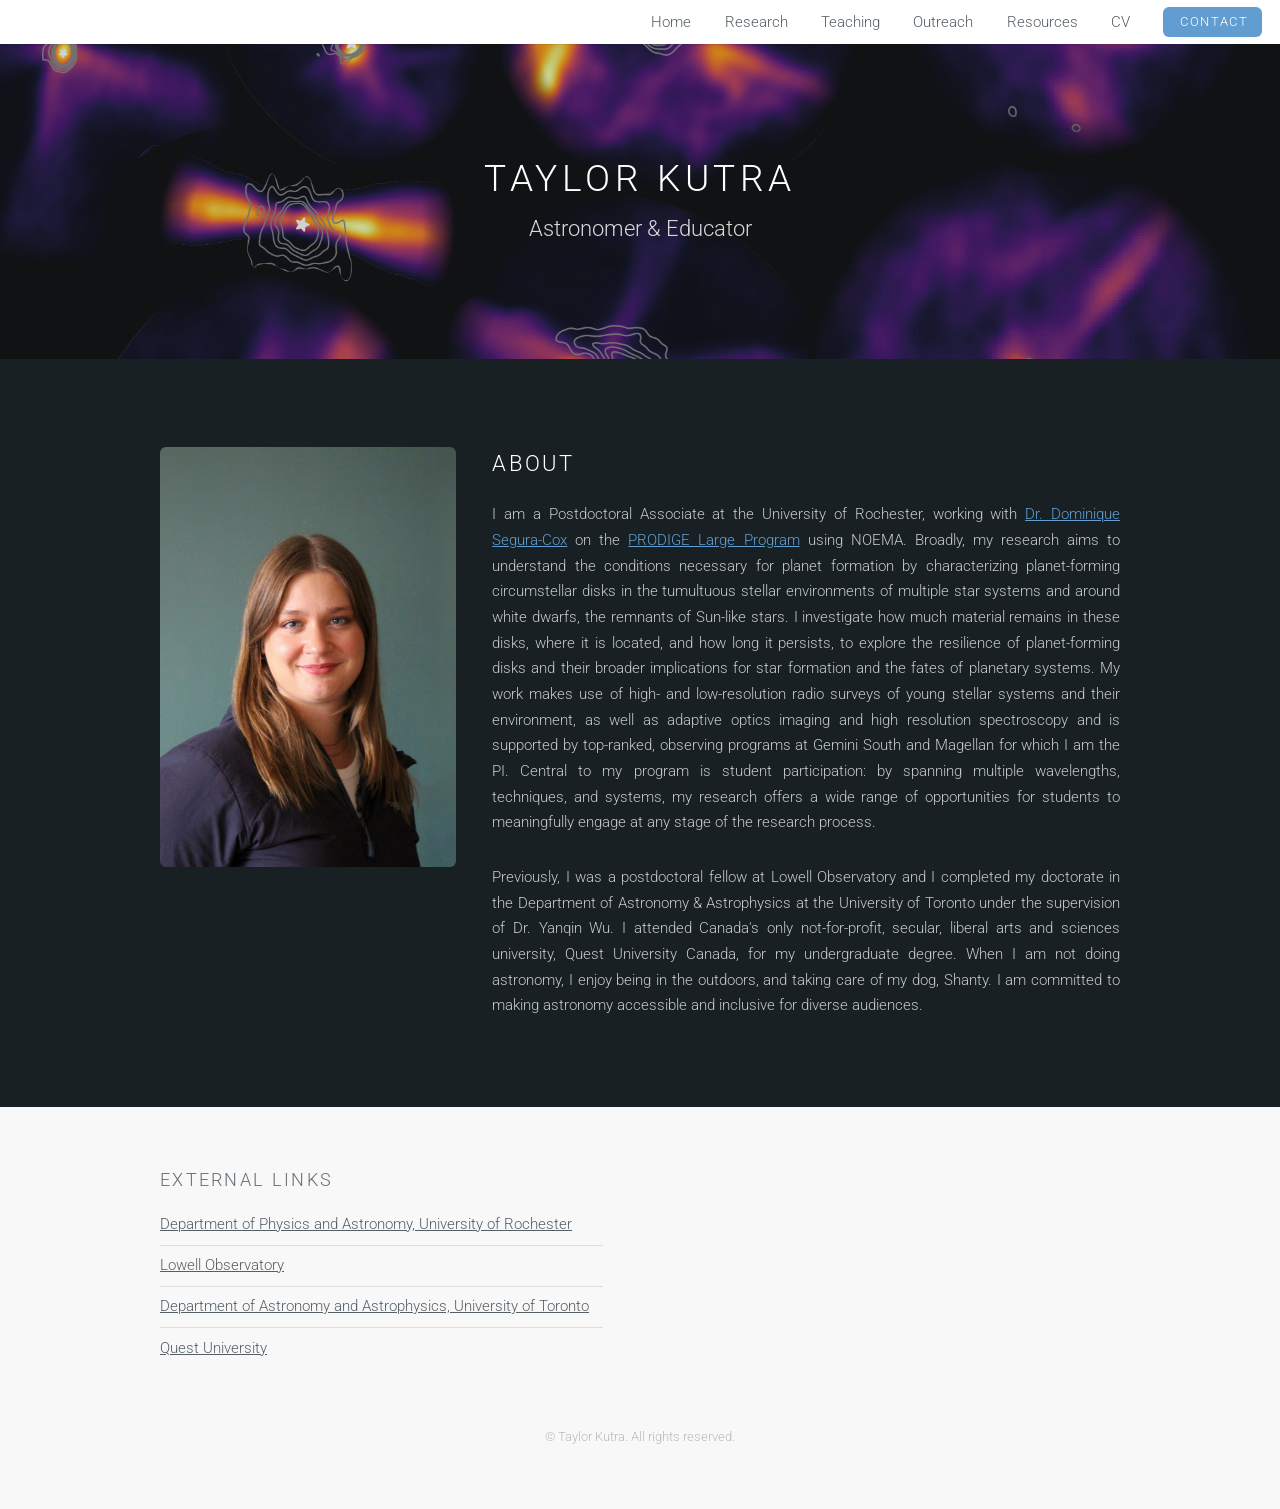
<file: index.html>
<!DOCTYPE HTML>
<!--
	Ion by TEMPLATED
	templated.co @templatedco
	Released for free under the Creative Commons Attribution 3.0 license (templated.co/license)
-->
<html>
	<head>
		<title>Taylor Kutra | Astronomy Research, Teaching, and Science Communication</title>
		<meta http-equiv="content-type" content="text/html; charset=utf-8" />
		<meta name="description" content="Astronomer exploring how planets form in young stellar systems while passionate about undergraduate teaching, inclusive pedagogy, and public engagement. Learn about research, teaching, and outreach." />
		<meta name="keywords" content="Taylor Kutra, astronomy, astronomer, astophysicist, astrophysics, circumstellar disks, protoplanetary disks, binary stars, exoplanets, exoplanet formation, science communication, astronomy education, outreach, astrophysics research, STEM outreach, early-career astronomer, visiting assistant professor,ALMA observations, radio astronomy, astronomy teaching, undergraduate science education, inclusive pedagogy, active learning" />
		<meta name="google-site-verification" content="V9ywCu3EXx501PWxFEuzQcXSCJhjLcq6s6dwpJPX50Y" />
		<meta property="og:title" content="Taylor Kutra | Astronomy Research & Education">
		<meta property="og:description" content="Astronomy research focused on circumstellar disks and science communication.">
		<meta property="og:type" content="website">
		<meta property="og:url" content="https://taylorkutra.github.io">
		<!--<meta property="og:image" content="https://taylorkutra.github.io/path-to-preview-image.jpg"> --->
		<script src="js/jquery.min.js"></script>
		<script src="js/skel.min.js"></script>
		<script src="js/skel-layers.min.js"></script>
		<script src="js/init.js"></script>
		<link rel="stylesheet" href="https://cdnjs.cloudflare.com/ajax/libs/font-awesome/4.7.0/css/font-awesome.min.css">
		<noscript>
			<link rel="stylesheet" href="css/skel.css" />
			<link rel="stylesheet" href="css/style.css" />
			<link rel="stylesheet" href="css/style-xlarge.css" />
		</noscript>
	</head>
	<body id="top">

		<!-- Header -->
			<header id="header" class="skel-layers-fixed">
				<h1><a href="#"> </a></h1>
				<nav id="nav">
					<ul>
						<li><a href="index.html">Home</a></li>
						<li><a href="research.html">Research</a></li>
						<li><a href="teaching.html">Teaching</a></li>
						<!--<li><a href="press.html">Press</a></li>--->
						<li><a href="outreach.html">Outreach</a></li>
						<li><a href="resources.html">Resources</a></li>
						 <li><a href="CV.pdf">CV</a></li>
						<li><a href="mailto:tkutra@ur.rochester.edu" class="button special">Contact</a></li>
						
					</ul>
				</nav> 
			</header>

		<!-- Banner -->
			<section id="banner">
				<div class="inner">
					<h2>Taylor Kutra</h2>
					<p>Astronomer & Educator</p>
				</div>
			</section>


		<!-- About -->
			<section id="one" class="wrapper style2">
				<div class="container">
					<div class="row">
						<div class="4u">
							<section>
								<a href="#" class="image fit"><img src="images/me.jpg" alt="" style="max-width:400px "/></a>
							</section>
						</div>
				
					<div class="8u skel-cell-important">
						<h2>About</h2>
						<p style="text-align:justify; max-width:1000px; word-wrap:break-word;"> I am a Postdoctoral Associate at the University of Rochester, working with <a href="https://www.seguracox.com/home">Dr. Dominique Segura-Cox</a> on the <a href="https://noema-prodige.github.io"> PRODIGE Large Program</a> using NOEMA. Broadly, my research aims to understand the conditions necessary for planet formation by characterizing planet-forming circumstellar disks in the tumultuous stellar environments of multiple star systems and around white dwarfs, the remnants of Sun-like stars. I investigate how much material remains in these disks, where it is located, and how long it persists, to explore the resilience of planet-forming disks and their broader implications for star formation and the fates of planetary systems. My work makes use of high- and low-resolution radio surveys of young stellar systems and their environment, as well as adaptive optics imaging and high resolution spectroscopy and is supported by top-ranked, observing programs at Gemini South and Magellan for which I am the PI. Central to my program is student participation: by spanning multiple wavelengths, techniques, and systems, my research offers a wide range of opportunities for students to meaningfully engage at any stage of the research process.</p>

						<p style="text-align:justify; max-width:1000px; word-wrap:break-word;"> Previously, I was a postdoctoral fellow at Lowell Observatory and I completed my doctorate in the Department of Astronomy & Astrophysics at the University of Toronto under the supervision of Dr. Yanqin Wu. I attended Canada's only not-for-profit, secular, liberal arts and sciences university, Quest University Canada, for my undergraduate degree. When I am not doing astronomy, I enjoy being in the outdoors, and taking care of my dog, Shanty.  I am committed to making astronomy accessible and inclusive for diverse audiences. </p> 
					</div>
				</div> 
			</section> 
			
		<!-- Footer -->
			<footer id="footer">
				<div class="container">
					<div class="row double">
						<div class="6u">
									<h3>External Links</h3>
									<ul class="alt">
										<li><a href="https://www.pas.rochester.edu">Department of Physics and Astronomy, University of Rochester</a></li>
										<li><a href="https://lowell.edu/">Lowell Observatory</a></li>
										<li><a href="http://www.astro.utoronto.ca/">Department of Astronomy and Astrophysics, University of Toronto</a></li>
										<li><a href="https://questu.ca/">Quest University</a></li>
									</ul>
						</div>
					</div>
					<ul class="copyright"> 
						<li>&copy; Taylor Kutra. All rights reserved.</li>
					</ul>
				</div>
			</footer>

	</body>
</html>
</file>
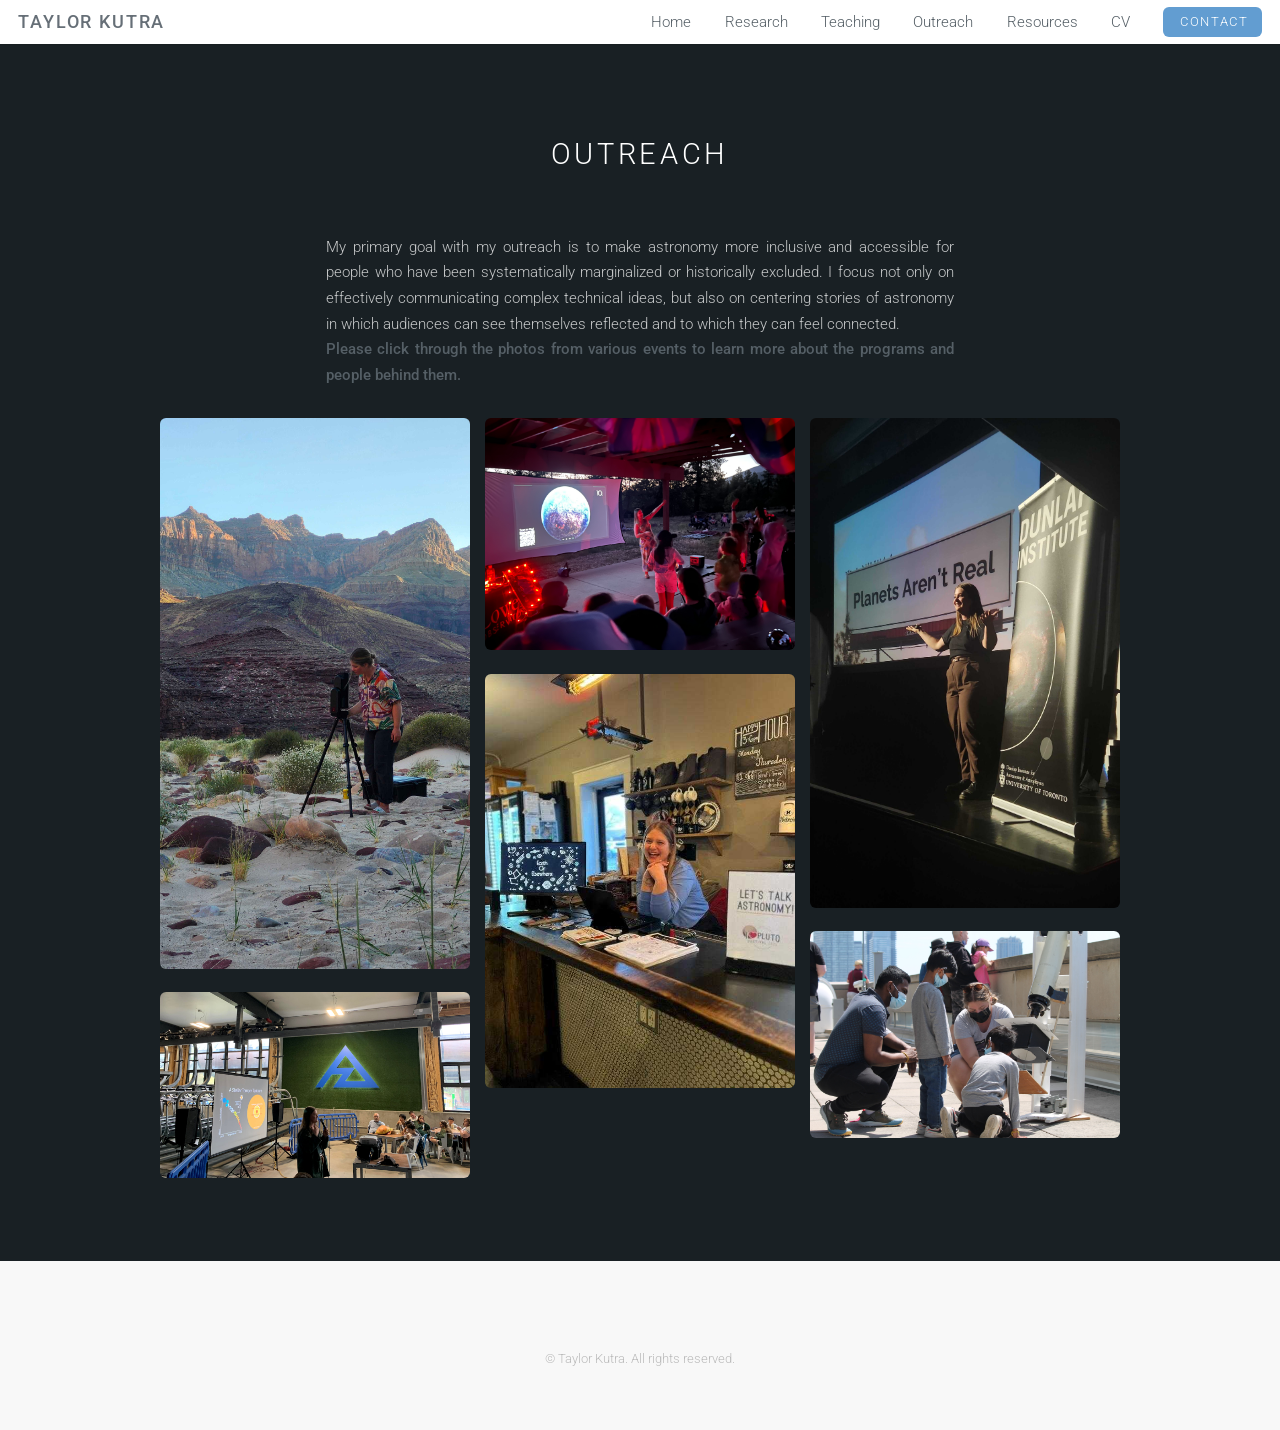
<file: outreach.html>
<!DOCTYPE HTML>
<!--
	Ion by TEMPLATED (modified with gallery + modal)
-->
<html>
	<head>
		<title>Outreach</title>
		<meta http-equiv="content-type" content="text/html; charset=utf-8" />
		<meta name="viewport" content="width=device-width, initial-scale=1" />

		<script src="js/jquery.min.js"></script>
		<script src="js/skel.min.js"></script>
		<script src="js/skel-layers.min.js"></script>
		<script src="js/init.js"></script>

		<noscript>
			<link rel="stylesheet" href="css/skel.css" />
			<link rel="stylesheet" href="css/style.css" />
			<link rel="stylesheet" href="css/style-xlarge.css" />
		</noscript>

		<style>
			/* Gallery grid */
			.gallery {
				column-count: 3;
				column-gap: 15px;
			}

			@media screen and (max-width: 980px) {
				.gallery {
					column-count: 2;
				}
			}

			@media screen and (max-width: 600px) {
				.gallery {
					column-count: 1;
				}
			}

			.gallery-item {
				display: inline-block;
				width: 100%;
				margin-bottom: 15px;
				position: relative;
				cursor: pointer;
				break-inside: avoid;
			}

			.gallery-item img {
				width: 100%;
				height: auto;
				border-radius: 6px;
				display: block;
			}

			/* Hover caption */
			.overlay {
				position: absolute;
				bottom: 0;
				left: 0;
				width: 100%;
				background: rgba(0,0,0,0.6);
				color: white;
				padding: 10px;
				font-size: 0.95em;
				opacity: 0;
				transition: opacity 0.2s ease;
				border-radius: 0 0 6px 6px;
			}

			.gallery-item:hover .overlay {
				opacity: 1;
			}

			.full-caption {
				display: none;
			}

			/* Modal */
			.modal {
				display: none;
				position: fixed;
				z-index: 999;
				left: 0;
				top: 0;
				width: 100%;
				height: 100%;
				background-color: rgba(0,0,0,0.9);
				text-align: center;
				padding-top: 60px;
			}

			.modal-content {
				max-width: 80%;
				max-height: 70%;
			}

			.caption {
				color: #ccc;
				margin-top: 15px;
				max-width: 800px;
				margin-left: auto;
				margin-right: auto;
				font-size: 0.95em;
				line-height: 1.4;
			}

			.close {
				position: absolute;
				top: 20px;
				right: 35px;
				color: white;
				font-size: 30px;
				cursor: pointer;
			}
		</style>
	</head>

	<body id="top">

		<!-- Header -->
		<header id="header" class="skel-layers-fixed">
			<h1><a href="#">Taylor Kutra</a></h1>
			<nav id="nav">
				<ul>
					<li><a href="index.html">Home</a></li>
					<li><a href="research.html">Research</a></li>
					<li><a href="teaching.html">Teaching</a></li>
					<li><a href="outreach.html">Outreach</a></li>
					<li><a href="resources.html">Resources</a></li>
					<li><a href="CV.pdf">CV</a></li>
					<li><a href="mailto:tkutra@ur.rochester.edu" class="button special">Contact</a></li>
				</ul>
			</nav>
		</header>

		<!-- Main -->
		<section id="main" class="wrapper style2">
			<header class="major">
				<h2>Outreach</h2>
			</header>
			<div class="container">
				<div class="row">
					<div class="8u -2u">
						<p style="text-align:justify;">
							My primary goal with my outreach is to make astronomy more inclusive and accessible for people who have been systematically marginalized or historically excluded. I focus not only on effectively communicating complex technical ideas, but also on centering stories of astronomy in which audiences can see themselves reflected and to which they can feel connected. <br>
							<strong style="color:#555f66;">Please click through the photos from various events to learn more about the programs and people behind them.</strong>
						</p>
					</div>
				</div>
			</div>

			<div class="container">
				<div class="gallery">

					<div class="gallery-item" onclick="openModal(this)">
						<img src="images/canex.jpg">
						<div class="overlay">Astronomy in Grand Canyon</div>
						<div class="full-caption">
							<b>Astronomy in Grand Canyon</b><br>
							I've' been invited as the Astronomer on multiple 16-day Grand Canyon rafting expeditions with <a href="https://canyonexplorations.com">Canyon Explorations/Expeditions</a>. By day, we learn about the Canyon's geology, human history, and environmental challenges from the incredible guides. By night, far from any city lights, we explore the night sky, using the stars to explore where we come from and the physics that shapes our universe.
						</div>
					</div>

					<div class="gallery-item" onclick="openModal(this)">
						<img src="images/aot_flag.jpg">
						<div class="overlay">Astronomy on Tap, Flagstaff</div>
						<div class="full-caption">
							<b>Astronomy on Tap, Flagstaff</b><br>
							An Astronomy on Tap talk at Arizona Snowbowl on how stars like the Sun die, and what happens to their planetary systems. Check out Flagstaff astronomy on Tap  <a href="https://astronomyontap.org/locations/flagstaff-az/">here</a>. 
						</div>
					</div>

					<div class="gallery-item" onclick="openModal(this)">
						<img src="images/pride.png">
						<div class="overlay">Stargazing at Flagstaff Pride</div>
						<div class="full-caption">
							<b>Stargazing at Flagstaff Pride</b><br>
							A spirited game of 'Moon or Frying Pan' waiting for the Sun to set at a stargazing event with Flagstaff Pride. 
						</div>
					</div>

					<div class="gallery-item" onclick="openModal(this)">
						<img src="images/plutofest.jpg">
						<div class="overlay">I <3 Pluto Fest</div>
						<div class="full-caption">
							<b>I <3 Pluto Fest</b><br>
							Hosting an Ask an Astronomer stop and playing 'Earth or Elsewhere' during Lowell Observatory's I Heart Pluto Festival. 
						</div>
					</div>
					<div class="gallery-item" onclick="openModal(this)">
						<img src="images/aot.jpg">
						<div class="overlay">Astronomy on Tap, Dunlap Institute</div>
						<div class="full-caption">
							<b>Astronomy on Tap, Dunlap Institute</b><br>
							Giving a talk on planet formation at the <a href="https://www.dunlap.utoronto.ca/public-outreach/astronomy-on-tap-to/">Dunlap Institute's Astronomy on Tap</a>. Taking place at Toronto's historic Great Hall, it is one of the largest Tap events in the world. 
						</div>
					</div>
					<div class="gallery-item" onclick="openModal(this)">
						<img src="images/doors.jpg">
						<div class="overlay">Solar Viewing at Doors Open Toronto</div>
						<div class="full-caption">
							<b>Viewing the Sun indirectly on the balcony of McLennan Physical Laboratories at the University of Toronto for Doors Open Toronto. </b><br>
							Using a Solar
						</div>
					</div>
				</div>
			</div>
		</section>

		<!-- Modal -->
		<div id="myModal" class="modal">
			<span class="close" onclick="closeModal()">&times;</span>
			<img class="modal-content" id="modalImg">
			<div class="caption" id="caption"></div>
		</div>

		<!-- Footer -->
		<footer id="footer">
			<div class="container">
				<ul class="copyright">
					<li>&copy; Taylor Kutra. All rights reserved.</li>
				</ul>
			</div>
		</footer>

		<!-- Script -->
		<script>
			function openModal(item) {
				document.getElementById("myModal").style.display = "block";
				document.getElementById("modalImg").src = item.querySelector("img").src;
				document.getElementById("caption").innerHTML = item.querySelector(".full-caption").innerHTML;
			}

			function closeModal() {
				document.getElementById("myModal").style.display = "none";
			}

			// Close modal if clicking outside image
			window.onclick = function(event) {
				let modal = document.getElementById("myModal");
				if (event.target == modal) {
					modal.style.display = "none";
				}
			}
		</script>

	</body>
</html>
</file>
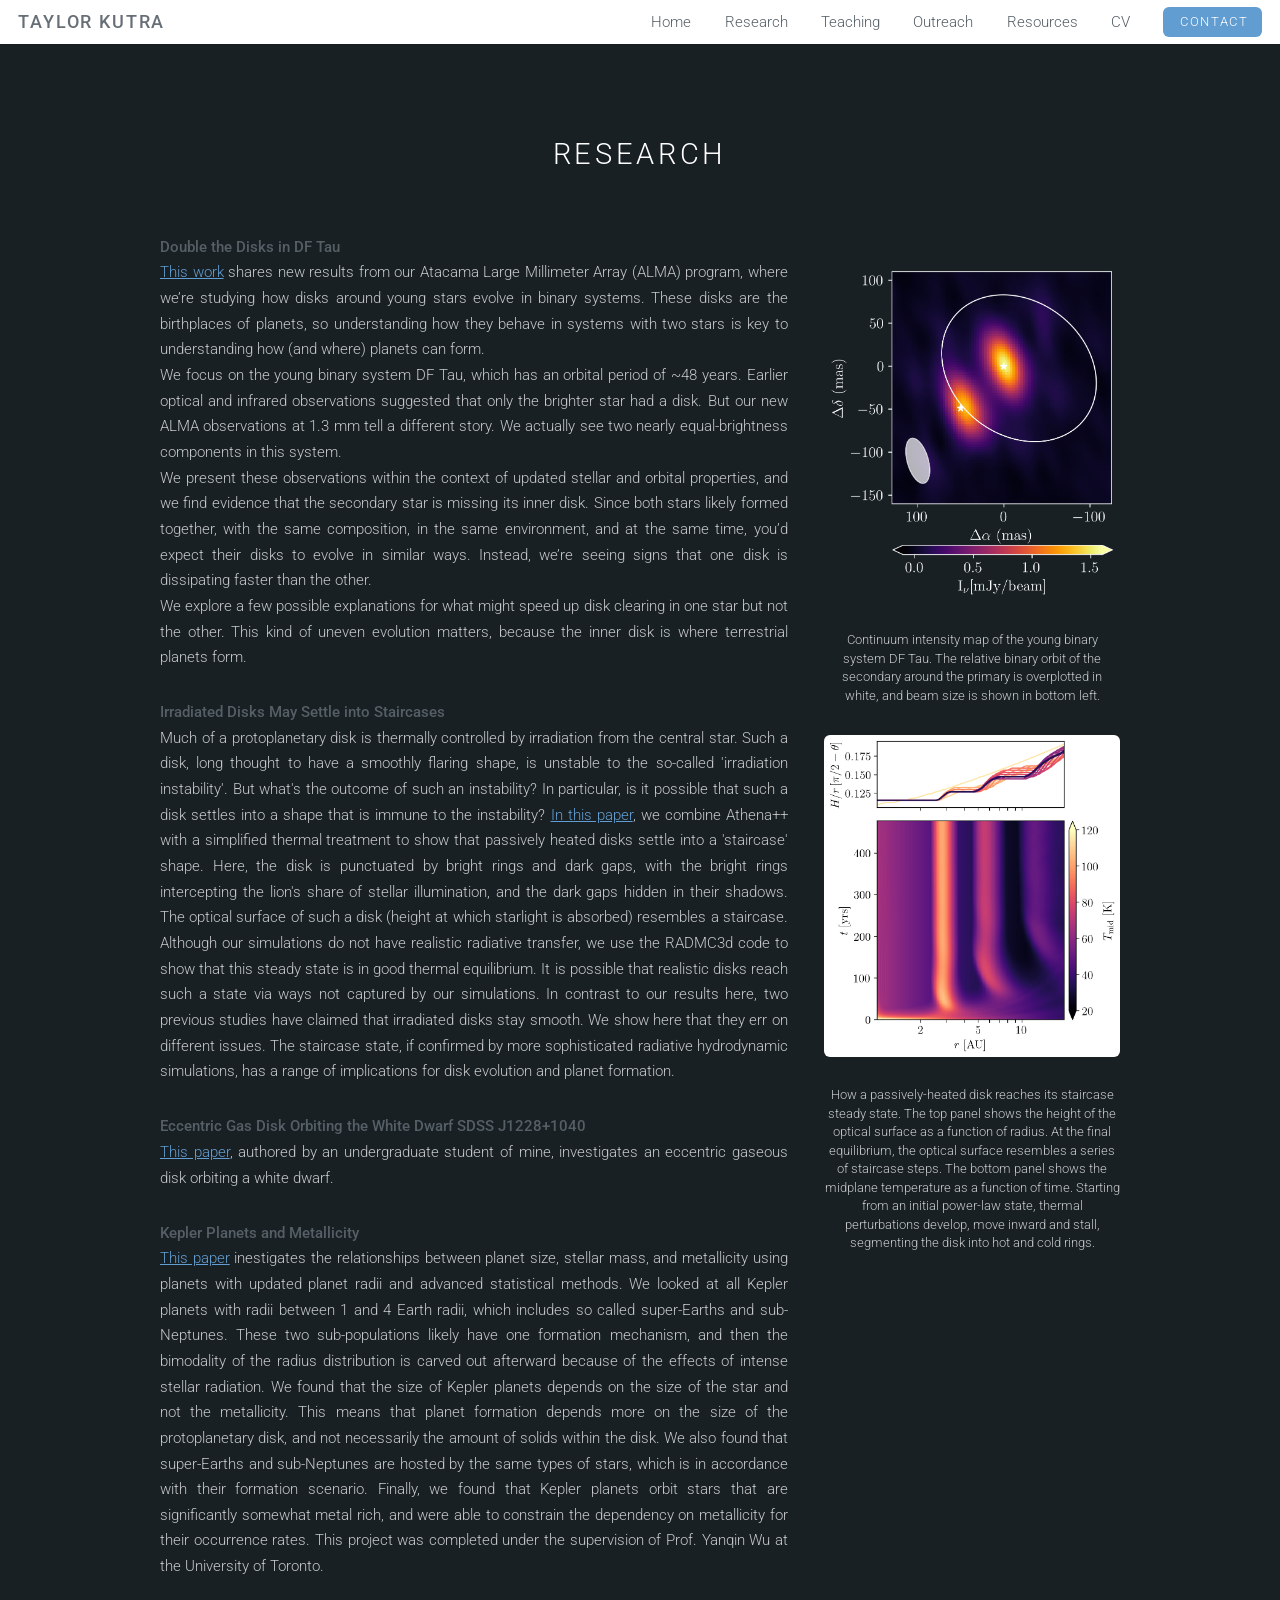
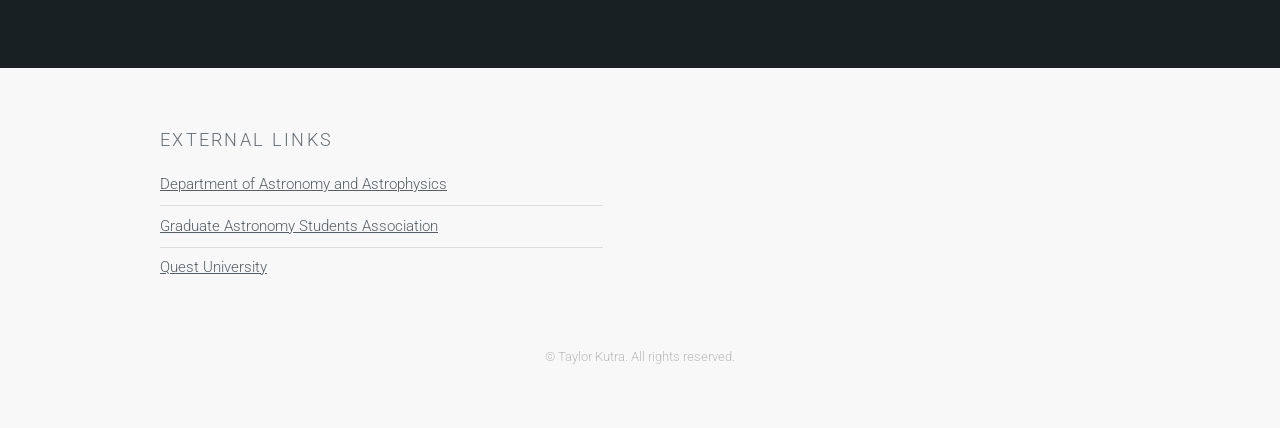
<file: research.html>
<!DOCTYPE HTML>
<!--
	Ion by TEMPLATED
	templated.co @templatedco
	Released for free under the Creative Commons Attribution 3.0 license (templated.co/license)
-->
<html>
	<head>
		<title>Research</title>
		<meta http-equiv="content-type" content="text/html; charset=utf-8" />
		<meta name="description" content="" />
		<meta name="keywords" content="" />
		<!--[if lte IE 8]><script src="js/html5shiv.js"></script><![endif]-->
		<script src="js/jquery.min.js"></script>
		<script src="js/skel.min.js"></script>
		<script src="js/skel-layers.min.js"></script>
		<script src="js/init.js"></script>
		<noscript>
			<link rel="stylesheet" href="css/skel.css" />
			<link rel="stylesheet" href="css/style.css" />
			<link rel="stylesheet" href="css/style-xlarge.css" />
		</noscript>
	</head>
	<body id="top">

		<!-- Header -->
			<header id="header" class="skel-layers-fixed">
				<h1><a href="#">Taylor Kutra</a></h1>
				<nav id="nav">
					<ul>
						<li><a href="index.html">Home</a></li>
						<li><a href="research.html">Research</a></li>
						<li><a href="teaching.html">Teaching</a></li>
						<li><a href="outreach.html">Outreach</a></li>
						<li><a href="resources.html">Resources</a></li>
						<li><a href="CV.pdf">CV</a></li>
						<li><a href="mailto:tkutra@ur.rochester.edu" class="button special">Contact</a></li>
					</ul>
				</nav>
			</header>

		<!-- Main -->
			<section id="main" class="wrapper style2">
				<header class="major">
					<h2>Research</h2>
				</header>
				<div class="container">
					<div class="row">
						<div class="8u">
							<section>
								<p style="text-align:justify; max-width:1000px; word-wrap:break-word;"> <b>Double the Disks in DF Tau</b> <br>
									<a href="https://ui.adsabs.harvard.edu/abs/2025AJ....169...20K/abstract">This work</a> shares new results from our Atacama Large Millimeter Array (ALMA) program, where we’re studying how disks around young stars evolve in binary systems. These disks are the birthplaces of planets, so understanding how they behave in systems with two stars is key to understanding how (and where) planets can form. <br>
									We focus on the young binary system DF Tau, which has an orbital period of ~48 years. Earlier optical and infrared observations suggested that only the brighter star had a disk. But our new ALMA observations at 1.3 mm tell a different story. We actually see two nearly equal-brightness components in this system. <br>
									We present these observations within the context of updated stellar and orbital properties, and we find evidence that the secondary star is missing its inner disk. Since both stars likely formed together, with the same composition, in the same environment, and at the same time, you’d expect their disks to evolve in similar ways. Instead, we’re seeing signs that one disk is dissipating faster than the other.<br>
									We explore a few possible explanations for what might speed up disk clearing in one star but not the other. This kind of uneven evolution matters, because the inner disk is where terrestrial planets form. 
								</p>

								<p style="text-align:justify; max-width:1000px; word-wrap:break-word;"> <b>Irradiated Disks May Settle into Staircases</b> <br>
									Much of a protoplanetary disk is thermally controlled by irradiation from the central star. Such a disk, long thought to have a smoothly flaring shape, is unstable to the so-called 'irradiation instability'. But what's the outcome of such an instability? In particular, is it possible that such a disk settles into a shape that is immune to the instability? <a href="https://ui.adsabs.harvard.edu/abs/2023arXiv230916065K/abstract">In this paper</a>, we combine Athena++ with a simplified thermal treatment to show that passively heated disks settle into a 'staircase' shape. Here, the disk is punctuated by bright rings and dark gaps, with the bright rings intercepting the lion's share of stellar illumination, and the dark gaps hidden in their shadows. The optical surface of such a disk (height at which starlight is absorbed) resembles a staircase. Although our simulations do not have realistic radiative transfer, we use the RADMC3d code to show that this steady state is in good thermal equilibrium. It is possible that realistic disks reach such a state via ways not captured by our simulations. In contrast to our results here, two previous studies have claimed that irradiated disks stay smooth. We show here that they err on different issues. The staircase state, if confirmed by more sophisticated radiative hydrodynamic simulations, has a range of implications for disk evolution and planet formation.
								</p> 
								<p style="text-align:justify; max-width:1000px; word-wrap:break-word;"> <b>Eccentric Gas Disk Orbiting the White Dwarf SDSS J1228+1040</b> <br>
									<a href="https://ui.adsabs.harvard.edu/abs/2023arXiv230801234G/abstract">This paper</a>, authored by an undergraduate student of mine, investigates an eccentric gaseous disk orbiting a white dwarf. 
								</p> 

								<p style="text-align:justify; max-width:1000px; word-wrap:break-word;"> <b>Kepler Planets and Metallicity</b> <br> 
									<a href="https://ui.adsabs.harvard.edu/abs/2021AJ....162...69K/abstract">This paper</a> inestigates the relationships between planet size, stellar mass, and metallicity using planets with updated planet radii and advanced statistical methods. We looked at all Kepler planets with radii between 1 and 4 Earth radii, which includes so called super-Earths and sub-Neptunes. These two sub-populations likely have one formation mechanism, and then the bimodality of the radius distribution is carved out afterward because of the effects of intense stellar radiation. We found that the size of Kepler planets depends on the size of the star and not the metallicity. This means that planet formation depends more on the size of the protoplanetary disk, and not necessarily the amount of solids within the disk. We also found that super-Earths and sub-Neptunes are hosted by the same types of stars, which is in accordance with their formation scenario. Finally, we found that Kepler planets orbit stars that are significantly somewhat metal rich, and were able to constrain the dependency on metallicity for their occurrence rates. This project was completed under the supervision of Prof. Yanqin Wu at the University of Toronto. 
								</p>
							</section>
						</div>
						<div class="4u">
							<section>
							  <figure>
							    <img src="images/DFTau.png" alt="Continuum intensity map of DF Tau" class="image fit">
							    <figcaption>
							      Continuum intensity map of the young binary system DF Tau. The relative binary orbit of the secondary around the primary is overplotted in white, and beam size is shown in bottom left.
							    </figcaption>
							  </figure>

							  <figure>
							    <img src="images/tmid.png" alt="Disk staircase steady state diagram" class="image fit">
							    <figcaption>
							      How a passively-heated disk reaches its staircase steady state. The top panel shows the height of the optical surface as a function of radius. At the final equilibrium, the optical surface resembles a series of staircase steps. The bottom panel shows the midplane temperature as a function of time. Starting from an initial power-law state, thermal perturbations develop, move inward and stall, segmenting the disk into hot and cold rings.
							    </figcaption>
							  </figure>
							</section>
						</div>
					</div>
				</div>
			</section>

		<!-- Footer -->
			<footer id="footer">
				<div class="container">
					<div class="row double">
						<div class="6u">
									<h3>External Links</h3>
									<ul class="alt">
										<li><a href="http://www.astro.utoronto.ca/">Department of Astronomy and Astrophysics</a></li>
										<li><a href="https://www.astro.utoronto.ca/~gasa/">Graduate Astronomy Students Association</a></li>
										<li><a href="https://questu.ca/">Quest University</a></li>
									</ul>
						</div>
					</div>
					<ul class="copyright"> 
						<li>&copy; Taylor Kutra. All rights reserved.</li>
					</ul>
				</div>
			</footer>

	</body>
</html>
</file>
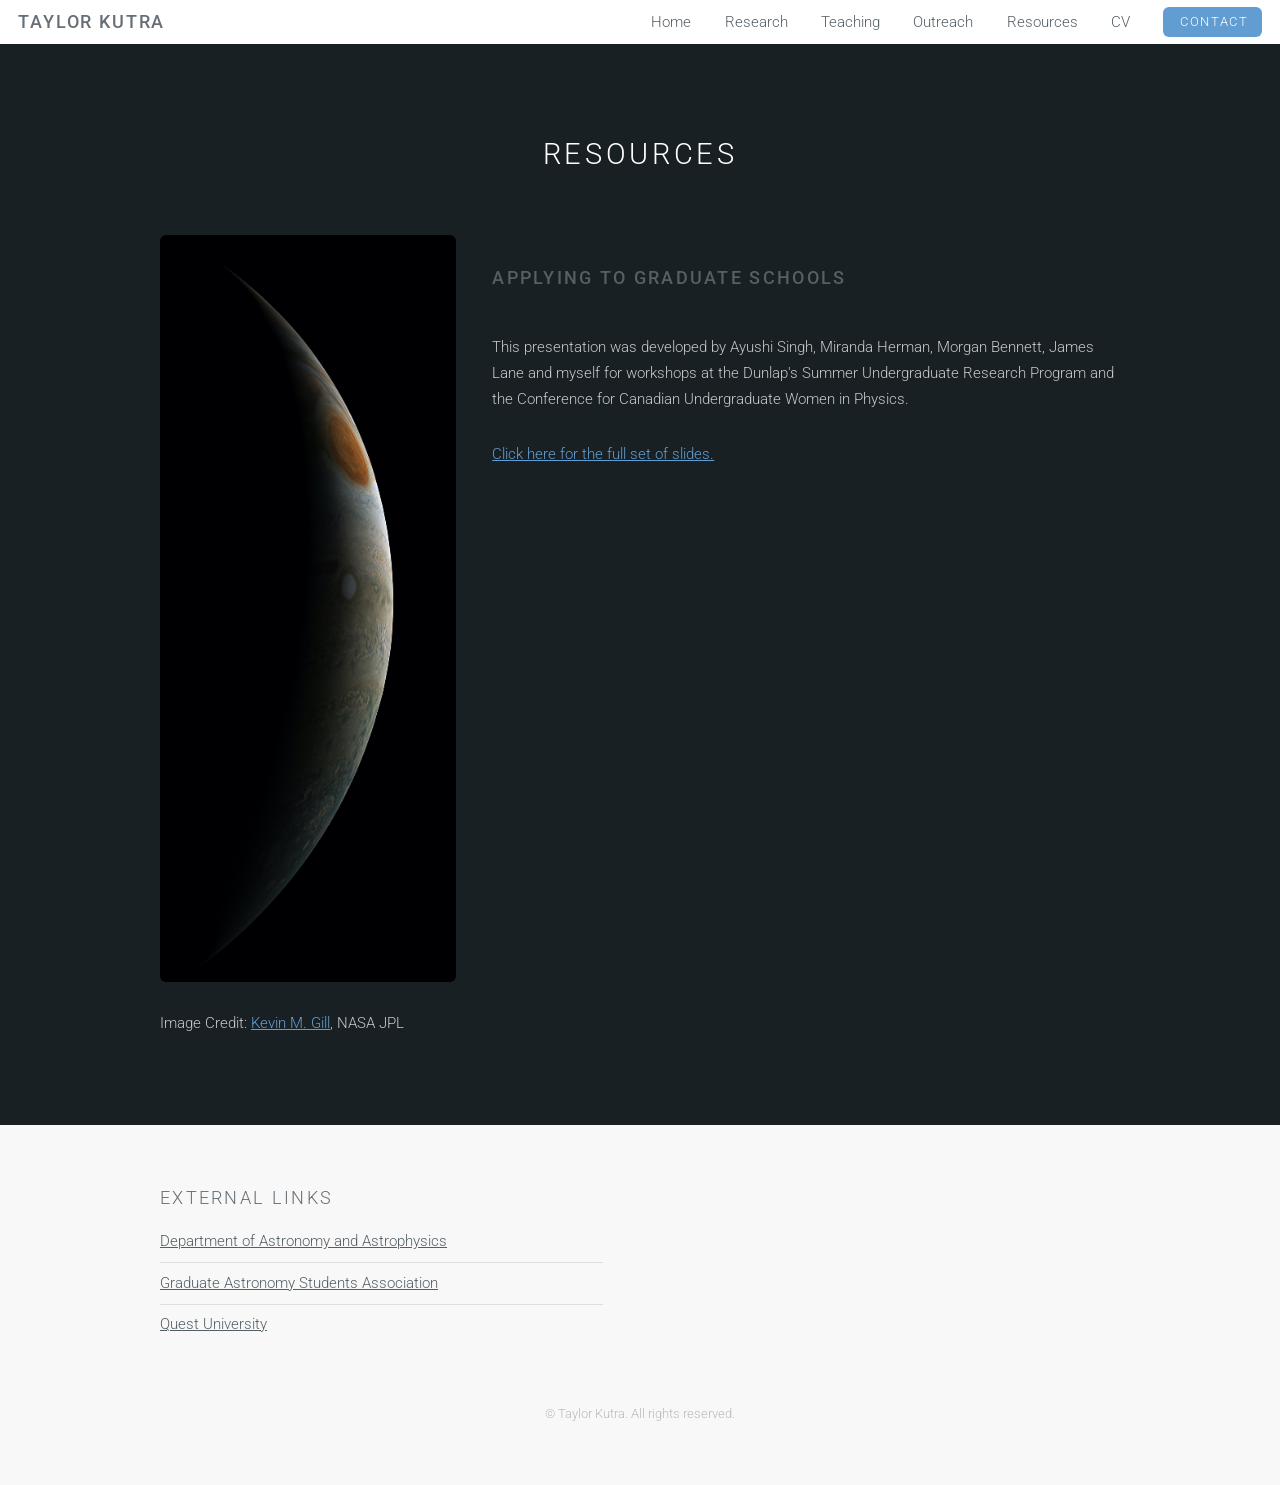
<file: resources.html>
<!DOCTYPE HTML>
<!--
	Ion by TEMPLATED
	templated.co @templatedco
	Released for free under the Creative Commons Attribution 3.0 license (templated.co/license)
-->
<html>
	<head>
		<title>Resources</title>
		<meta http-equiv="content-type" content="text/html; charset=utf-8" />
		<meta name="description" content="" />
		<meta name="keywords" content="" />
		<!--[if lte IE 8]><script src="js/html5shiv.js"></script><![endif]-->
		<script src="js/jquery.min.js"></script>
		<script src="js/skel.min.js"></script>
		<script src="js/skel-layers.min.js"></script>
		<script src="js/init.js"></script>
		<noscript>
			<link rel="stylesheet" href="css/skel.css" />
			<link rel="stylesheet" href="css/style.css" />
			<link rel="stylesheet" href="css/style-xlarge.css" />
		</noscript>
	</head>
	<body id="top">

		<!-- Header -->
			<header id="header" class="skel-layers-fixed">
				<h1><a href="#">Taylor Kutra</a></h1>
				<nav id="nav">
					<ul>
						<li><a href="index.html">Home</a></li>
						<li><a href="research.html">Research</a></li>
						<li><a href="teaching.html">Teaching</a></li>
						<li><a href="outreach.html">Outreach</a></li>
						<li><a href="resources.html">Resources</a></li>
						<li><a href="CV.pdf">CV</a></li>
						<li><a href="mailto:tkutra@ur.rochester.edu" class="button special">Contact</a></li>
					</ul>
				</nav>
			</header>

		<!-- Main -->
			<section id="main" class="wrapper style2">
				<header class="major">
					<h2>Resources</h2>
				</header>
				<div class="container">
					<div class="row">
						<div class="4u">
							<section>
								<a href="#" class="image fit"><img src="images/jupiter.jpg" alt="" /></a>
								<p> Image Credit: <a href="https://twitter.com/kevinmgill">Kevin M. Gill</a>, NASA JPL </p>
							</section>
						</div>
						<div class="8u">
							<section>
								<p style="text-align:justify; max-width:1000px; word-wrap:break-word;"> <h3><b>Applying to Graduate Schools</b></h3> <br>
								This presentation was developed by Ayushi Singh, Miranda Herman, Morgan Bennett, James Lane and myself for workshops at the Dunlap's Summer Undergraduate Research Program and the Conference for Canadian Undergraduate Women in Physics. </p>

								<p><a href="BecomingAGradStudent.pdf">Click here for the full set of slides.</a></p>

							</section>
						</div>
					</div>
				</div>
			</section>

		<!-- Footer -->
			<footer id="footer">
				<div class="container">
					<div class="row double">
						<div class="6u">
									<h3>External Links</h3>
									<ul class="alt">
										<li><a href="http://www.astro.utoronto.ca/">Department of Astronomy and Astrophysics</a></li>
										<li><a href="https://www.astro.utoronto.ca/~gasa/">Graduate Astronomy Students Association</a></li>
										<li><a href="https://questu.ca/">Quest University</a></li>
									</ul>
						</div>
					</div>
					<ul class="copyright"> 
						<li>&copy; Taylor Kutra. All rights reserved.</li>
					</ul>
				</div>
			</footer>

	</body>
</html>
</file>
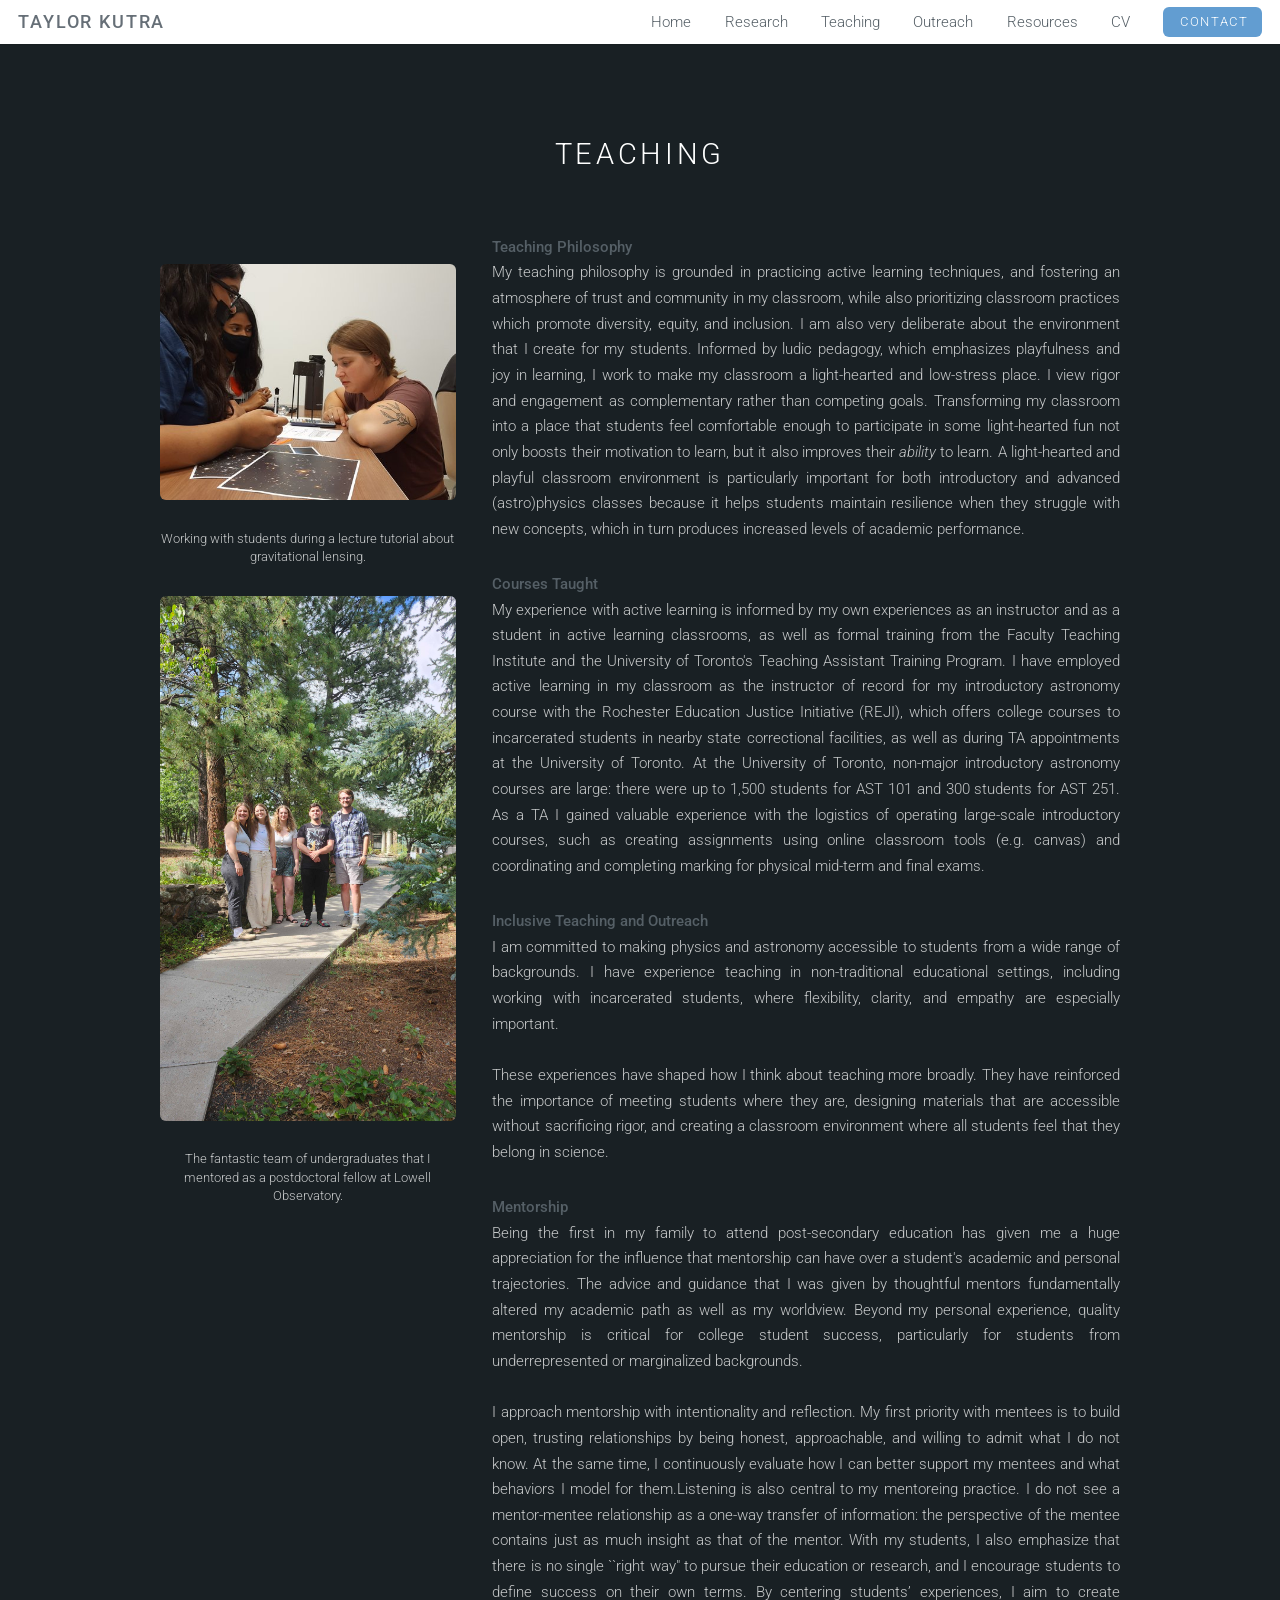
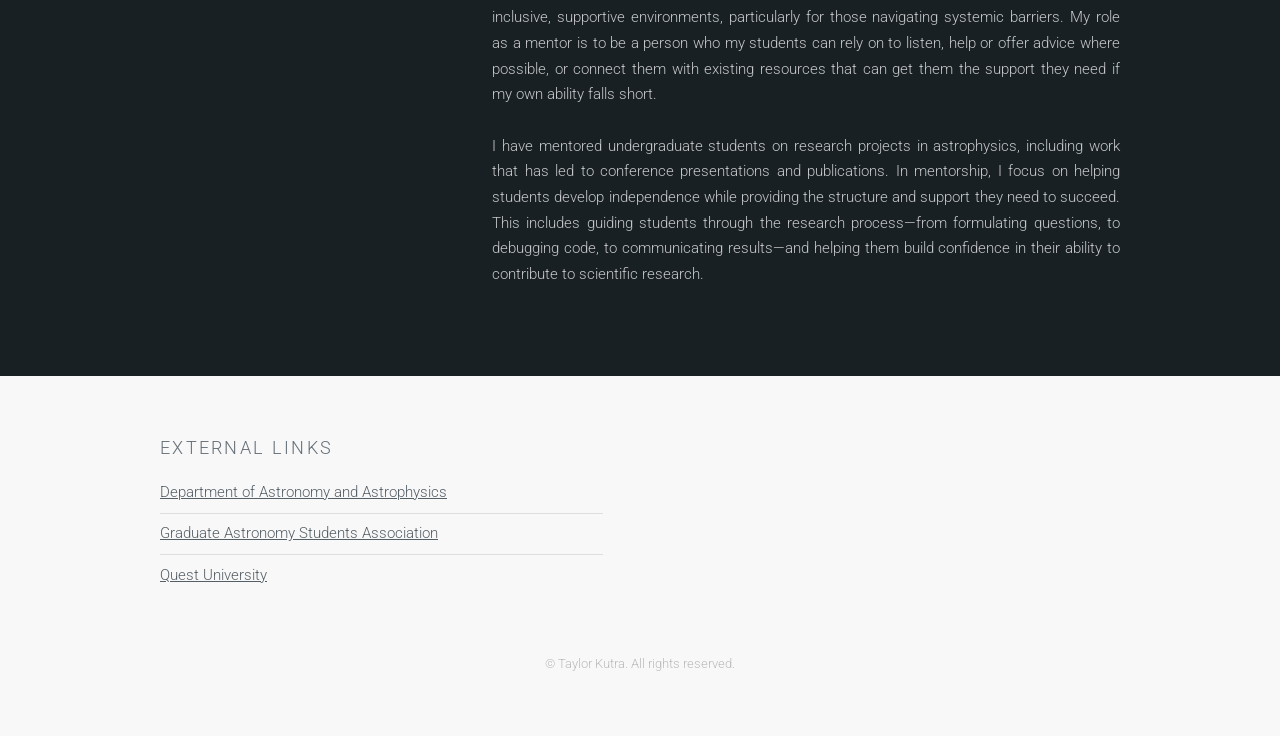
<file: teaching.html>
<!DOCTYPE HTML>
<!--
	Ion by TEMPLATED
-->
<html>
	<head>
		<title>Teaching</title>
		<meta http-equiv="content-type" content="text/html; charset=utf-8" />
		<meta name="description" content="" />
		<meta name="keywords" content="" />
		<!--[if lte IE 8]><script src="js/html5shiv.js"></script><![endif]-->
		<script src="js/jquery.min.js"></script>
		<script src="js/skel.min.js"></script>
		<script src="js/skel-layers.min.js"></script>
		<script src="js/init.js"></script>
		<noscript>
			<link rel="stylesheet" href="css/skel.css" />
			<link rel="stylesheet" href="css/style.css" />
			<link rel="stylesheet" href="css/style-xlarge.css" />
		</noscript>
	</head>
	<body id="top">

		<!-- Header -->
			<header id="header" class="skel-layers-fixed">
				<h1><a href="#">Taylor Kutra</a></h1>
				<nav id="nav">
					<ul>
						<li><a href="index.html">Home</a></li>
						<li><a href="research.html">Research</a></li>
						<li><a href="teaching.html">Teaching</a></li>
						<li><a href="outreach.html">Outreach</a></li>
						<li><a href="resources.html">Resources</a></li>
						<li><a href="CV.pdf">CV</a></li>
						<li><a href="mailto:tkutra@ur.rochester.edu" class="button special">Contact</a></li>
					</ul>
				</nav>
			</header>

		<!-- Main -->
			<section id="main" class="wrapper style2">
				<header class="major">
					<h2>Teaching</h2>
				</header>
				<div class="container">
					<div class="row">
						<div class="4u">
							<section>

								<figure>
									<img src="images/scienceunlimited2.jpg" alt="Classroom teaching" class="image fit">
									<figcaption>
									Working with students during a lecture tutorial about gravitational lensing. 
									</figcaption>
								</figure>

								<figure>
									<img src="images/students.jpg" alt="Student Mentorship" class="image fit">
									<figcaption>
									The fantastic team of undergraduates that I mentored as a postdoctoral fellow at Lowell Observatory. 
									</figcaption>
								</figure>

							</section>
						</div>
						<div class="8u">
							<section>

								<p style="text-align:justify; max-width:1000px; word-wrap:break-word;">
								<b>Teaching Philosophy</b> <br>
								My teaching philosophy is grounded in practicing active learning techniques, and fostering an atmosphere of trust and community in my classroom, while also prioritizing classroom practices which promote diversity, equity, and inclusion. I am also very deliberate about the environment that I create for my students. Informed by ludic pedagogy, which emphasizes playfulness and joy in learning, I work to make my classroom a light-hearted and low-stress place. I view rigor and engagement as complementary rather than competing goals. Transforming my classroom into a place that students feel comfortable enough to participate in some light-hearted fun not only boosts their motivation to learn, but it also improves their <em>ability</em> to learn. A light-hearted and playful classroom environment is particularly important for both introductory and advanced (astro)physics classes because it helps students maintain resilience when they struggle with new concepts, which in turn produces increased levels of academic performance. 
								</p>

								<p style="text-align:justify; max-width:1000px; word-wrap:break-word;">
								<b>Courses Taught</b> <br>
								My experience with active learning is informed by my own experiences as an instructor and as a student in active learning classrooms, as well as formal training from the Faculty Teaching Institute and the University of Toronto's Teaching Assistant Training Program. I have employed active learning in my classroom as the instructor of record for my introductory astronomy course with the Rochester Education Justice Initiative (REJI), which offers college courses to incarcerated students in nearby state correctional facilities, as well as during TA appointments at the University of Toronto. At the University of Toronto, non-major introductory astronomy courses are large: there were up to 1,500 students for AST 101 and 300 students for AST 251. As a TA I gained valuable experience with the logistics of operating large-scale introductory courses, such as creating assignments using online classroom tools (e.g. canvas) and coordinating and completing marking for physical mid-term and final exams. 
								</p>

								<p style="text-align:justify; max-width:1000px; word-wrap:break-word;">
								<b>Inclusive Teaching and Outreach</b> <br>
								I am committed to making physics and astronomy accessible to students from a wide range of backgrounds. I have experience teaching in non-traditional educational settings, including working with incarcerated students, where flexibility, clarity, and empathy are especially important. <br><br>
								These experiences have shaped how I think about teaching more broadly. They have reinforced the importance of meeting students where they are, designing materials that are accessible without sacrificing rigor, and creating a classroom environment where all students feel that they belong in science.
								</p>

								<p style="text-align:justify; max-width:1000px; word-wrap:break-word;">
								<b>Mentorship</b> <br>
								Being the first in my family to attend post-secondary education has given me a huge appreciation for the influence that mentorship can have over a student's academic and personal trajectories. The advice and guidance that I was given by thoughtful mentors fundamentally altered my academic path as well as my worldview. Beyond my personal experience, quality mentorship is critical for college student success, particularly for students from underrepresented or marginalized backgrounds. <br><br>
								I approach mentorship with intentionality and reflection. My first priority with mentees is to build open, trusting relationships by being honest, approachable, and willing to admit what I do not know. At the same time, I continuously evaluate how I can better support my mentees and what behaviors I model for them.Listening is also central to my mentoreing practice. I do not see a mentor-mentee relationship as a one-way transfer of information: the perspective of the mentee contains just as much insight as that of the mentor. With my students, I also emphasize that there is no single ``right way" to pursue their education or research, and I encourage students to define success on their own terms. 
								By centering students’ experiences, I aim to create inclusive, supportive environments, particularly for those navigating systemic barriers. My role as a mentor is to be a person who my students can rely on to listen, help or offer advice where possible, or connect them with existing resources that can get them the support they need if my own ability falls short. <br><br>
								I have mentored undergraduate students on research projects in astrophysics, including work that has led to conference presentations and publications. In mentorship, I focus on helping students develop independence while providing the structure and support they need to succeed.
								This includes guiding students through the research process—from formulating questions, to debugging code, to communicating results—and helping them build confidence in their ability to contribute to scientific research.
								</p>

							</section>
						</div>
					</div>
				</div>
			</section>

		<!-- Footer -->
			<footer id="footer">
				<div class="container">
					<div class="row double">
						<div class="6u">
							<h3>External Links</h3>
							<ul class="alt">
								<li><a href="http://www.astro.utoronto.ca/">Department of Astronomy and Astrophysics</a></li>
								<li><a href="https://www.astro.utoronto.ca/~gasa/">Graduate Astronomy Students Association</a></li>
								<li><a href="https://questu.ca/">Quest University</a></li>
							</ul>
						</div>
					</div>
					<ul class="copyright"> 
						<li>&copy; Taylor Kutra. All rights reserved.</li>
					</ul>
				</div>
			</footer>

	</body>
</html>
</file>
<file: css/skel.css>
/* Resets (http://meyerweb.com/eric/tools/css/reset/ | v2.0 | 20110126 | License: none (public domain)) */

	html,body,div,span,applet,object,iframe,h1,h2,h3,h4,h5,h6,p,blockquote,pre,a,abbr,acronym,address,big,cite,code,del,dfn,em,img,ins,kbd,q,s,samp,small,strike,strong,sub,sup,tt,var,b,u,i,center,dl,dt,dd,ol,ul,li,fieldset,form,label,legend,table,caption,tbody,tfoot,thead,tr,th,td,article,aside,canvas,details,embed,figure,figcaption,footer,header,hgroup,menu,nav,output,ruby,section,summary,time,mark,audio,video{margin:0;padding:0;border:0;font-size:100%;font:inherit;vertical-align:baseline;}article,aside,details,figcaption,figure,footer,header,hgroup,menu,nav,section{display:block;}body{line-height:1;}ol,ul{list-style:none;}blockquote,q{quotes:none;}blockquote:before,blockquote:after,q:before,q:after{content:'';content:none;}table{border-collapse:collapse;border-spacing:0;}body{-webkit-text-size-adjust:none}

/* Box Model */

	*, *:before, *:after {
		-moz-box-sizing: border-box;
		-webkit-box-sizing: border-box;
		box-sizing: border-box;
	}

/* Container */

	body {
		/* min-width: (containers) */
		min-width: 1200px;
	}

	.container {
		margin-left: auto;
		margin-right: auto;
		
		/* width: (containers) */
		width: 1200px;
	}

	/* Modifiers */
	
		.container.small {
			/* width: (containers) * 0.75; */
			width: 900px;
		}

		.container.big {
			width: 100%;

			/* max-width: (containers) * 1.25; */
			max-width: 1500px;

			/* min-width: (containers); */
			min-width: 1200px;
		}

/* Grid */

	.\31 2u { width: 100% }
	.\31 1u { width: 91.6666666667% }
	.\31 0u { width: 83.3333333333% }
	.\39 u { width: 75% }
	.\38 u { width: 66.6666666667% }
	.\37 u { width: 58.3333333333% }
	.\36 u { width: 50% }
	.\35 u { width: 41.6666666667% }
	.\34 u { width: 33.3333333333% }
	.\33 u { width: 25% }
	.\32 u { width: 16.6666666667% }
	.\31 u { width: 8.3333333333% }
	.\-11u { margin-left: 91.6666666667% }
	.\-10u { margin-left: 83.3333333333% }
	.\-9u { margin-left: 75% }
	.\-8u { margin-left: 66.6666666667% }
	.\-7u { margin-left: 58.3333333333% }
	.\-6u { margin-left: 50% }
	.\-5u { margin-left: 41.6666666667% }
	.\-4u { margin-left: 33.3333333333% }
	.\-3u { margin-left: 25% }
	.\-2u { margin-left: 16.6666666667% }
	.\-1u { margin-left: 8.3333333333% }

	/* Rows */

		.row > * {
			float: left;
		}

		.row:after {
			content: '';
			display: block;
			clear: both;
			height: 0;
		}

		.row:first-child > * {
			padding-top: 0 !important;
		}

		.row.uniform > * > :first-child {
			margin-top: 0;
		}

		.row.uniform > * > :last-child {
			margin-bottom: 0;
		}

		/* Normal */

			.row > * {
				/* padding-left: (gutters.vertical) */
				padding-left: 4em;
			}

			.row + .row > * {
				/* padding: (gutters.horizontal) 0 0 (gutters.vertical) */
				padding: 0 0 0 4em;
			}

			.row {
				/* margin-left: -(gutters.vertical) */
				margin-left: -4em;
			}

			.row + .row.uniform > * {
				/* padding: (gutters.vertical) 0 0 (gutters.vertical) */
				padding: 4em 0 0 4em;
			}

		/* Flush */

			.row.flush > * {
				padding-left: 0;
			}

			.row + .row.flush > * {
				padding: 0;
			}

			.row.flush {
				margin-left: 0;
			}

			.row + .row.uniform.flush > * {
				padding: 0;
			}

		/* Quarter */

			.row.quarter > * {
				/* padding-left: (gutters.vertical * 0.25) */
				padding-left: 1em;
			}

			.row + .row.quarter > * {
				/* padding: (gutters.horizontal * 0.25) 0 0 (gutters.vertical * 0.25) */
				padding: 0 0 0 1em;
			}

			.row.quarter {
				/* margin-left: -(gutters.vertical * 0.25) */
				margin-left: -1em;
			}

			.row + .row.uniform.quarter > * {
				/* padding: (gutters.vertical * 0.25) 0 0 (gutters.vertical * 0.25) */
				padding: 1em 0 0 1em;
			}

		/* Half */

			.row.half > * {
				/* padding-left: (gutters.vertical * 0.5) */
				padding-left: 2em;
			}

			.row + .row.half > * {
				/* padding: (gutters.horizontal * 0.5) 0 0 (gutters.vertical * 0.5) */
				padding: 0 0 0 2em;
			}

			.row.half {
				/* margin-left: -(gutters.vertical * 0.5) */
				margin-left: -2em;
			}

			.row + .row.uniform.half > * {
				/* padding: (gutters.vertical * 0.5) 0 0 (gutters.vertical * 0.5) */
				padding: 2em 0 0 2em;
			}

		/* One and (a) Half */

			.row.oneandhalf > * {
				/* padding-left: (gutters.vertical * 1.5) */
				padding-left: 6em;
			}

			.row + .row.oneandhalf > * {
				/* padding: (gutters.horizontal * 1.5) 0 0 (gutters.vertical * 1.5) */
				padding: 0 0 0 6em;
			}

			.row.oneandhalf {
				/* margin-left: -(gutters.vertical * 1.5) */
				margin-left: -6em;
			}

			.row + .row.uniform.oneandhalf > * {
				/* padding: (gutters.vertical * 1.5) 0 0 (gutters.vertical * 1.5) */
				padding: 6em 0 0 6em;
			}

		/* Double */

			.row.double > * {
				/* padding-left: (gutters.vertical * 2) */
				padding-left: 8em;
			}

			.row + .row.double > * {
				/* padding: (gutters.horizontal * 2) 0 0 (gutters.vertical * 2) */
				padding: 0 0 0 8em;
			}

			.row.double {
				/* margin-left: -(gutters.vertical * 2) */
				margin-left: -8em;
			}

			.row + .row.uniform.double > * {
				/* padding: (gutters.vertical * 2) 0 0 (gutters.vertical * 2) */
				padding: 8em 0 0 8em;
			}
</file>
<file: css/style-xlarge.css>
/*
	Ion by TEMPLATED
	templated.co @templatedco
	Released for free under the Creative Commons Attribution 3.0 license (templated.co/license)
*/

/* Basic */

	body, input, select, textarea {
		font-size: 12pt;
	}

/* Banner */

	#banner {
		padding: 9em 0;
	}
</file>
<file: css/style.css>
@charset "UTF-8";
@import url(font-awesome.min.css);
@import url("http://fonts.googleapis.com/css?family=Roboto:500,300");

/*
	Ion by TEMPLATED
	templated.co @templatedco
	Released for free under the Creative Commons Attribution 3.0 license (templated.co/license)
*/

/* Basic */

	body {
		background: #fff;
	}

	body, input, select, textarea {
		color: #555f66;
		font-family: "Roboto", Helvetica, sans-serif;
		font-size: 14pt;
		font-weight: 300;
		line-height: 1.75em;
	}

	a {
		color: #629DD1;
		text-decoration: underline;
	}

		a:hover {
			text-decoration: none;
		}

	strong, b {
		color: #555f66;
		font-weight: 500;
	}

	em, i {
		font-style: italic;
	}

	p {
		margin: 0 0 2em 0;
	}

	h1, h2, h3, h4, h5, h6 {
		color: #666f77;
		font-weight: 300;
		line-height: 1em;
		margin: 0 0 1em 0;
		text-transform: uppercase;
		letter-spacing: 0.125em;
	}

		h1 a, h2 a, h3 a, h4 a, h5 a, h6 a {
			color: inherit;
			text-decoration: none;
		}

	h2 {
		font-size: 1.5em;
		line-height: 1.5em;
	}

	h3 {
		font-size: 1.25em;
		line-height: 1.5em;
	}

	h4 {
		font-size: 1em;
		line-height: 1.5em;
	}

	h5 {
		font-size: 0.9em;
		line-height: 1.5em;
	}

	h6 {
		font-size: 0.7em;
		line-height: 1.5em;
	}

	sub {
		font-size: 0.8em;
		position: relative;
		top: 0.5em;
	}

	sup {
		font-size: 0.8em;
		position: relative;
		top: -0.5em;
	}

	hr {
		border: 0;
		border-bottom: solid 1px rgba(144, 144, 144, 0.25);
		margin: 3em 0;
	}

		hr.major {
			margin: 2em 0 5em 0;
		}

	blockquote {
		border-left: solid 4px rgba(144, 144, 144, 0.25);
		font-style: italic;
		margin: 0 0 2em 0;
		padding: 0.5em 0 0.5em 2em;
	}

	code {
		background: rgba(144, 144, 144, 0.075);
		border-radius: 6px;
		border: solid 1px rgba(144, 144, 144, 0.25);
		font-family: "Courier New", monospace;
		font-size: 0.9em;
		margin: 0 0.25em;
		padding: 0.25em 0.65em;
	}

	pre {
		-webkit-overflow-scrolling: touch;
		font-family: "Courier New", monospace;
		font-size: 0.9em;
		margin: 0 0 2em 0;
		overflow-x: auto;
	}

		pre code {
			display: block;
			line-height: 1.75em;
			padding: 1em 1.5em;
		}

	.align-left {
		text-align: left;
	}

	.align-center {
		text-align: center;
	}

	.align-right {
		text-align: right;
	}

/* Figure */
	figure {
	  margin: 2em 0;
	  text-align: center;
	}

	figcaption {
	  font-size: 0.9em;
	  margin-top: 0.5em;
	  line-height: 1.4;
	}

	figure img {
	  border-radius: 6px; /* optional, looks nice */
	}
/* Section/Article */

	section.special, article.special {
		text-align: center;
	}

	header p {
		color: #bbb;
		position: relative;
		margin: 0 0 1.5em 0;
	}

	header h2 + p {
		font-size: 1.25em;
		margin-top: -1em;
		line-height: 1.5em;
	}

	header h3 + p {
		font-size: 1.1em;
		margin-top: -0.85em;
		line-height: 1.5em;
	}

	header h4 + p,
	header h5 + p,
	header h6 + p {
		font-size: 0.9em;
		margin-top: -0.75em;
		line-height: 1.5em;
	}

	header.major {
		text-align: center;
		margin: 0 0 4em 0;
	}

		header.major h2 {
			font-size: 2em;
		}

		header.major h2 + p {
			font-size: 1.5em;
			margin: -1em 0 2em 0;
		}

/* Form */

	form {
		margin: 0 0 2em 0;
	}

	label {
		color: #666f77;
		display: block;
		font-size: 0.9em;
		font-weight: 500;
		margin: 0 0 1em 0;
	}

	input[type="text"],
	input[type="password"],
	input[type="email"],
	select,
	textarea {
		-moz-appearance: none;
		-webkit-appearance: none;
		-o-appearance: none;
		-ms-appearance: none;
		appearance: none;
		background: rgba(144, 144, 144, 0.075);
		border-radius: 6px;
		border: none;
		border: solid 1px rgba(144, 144, 144, 0.25);
		color: inherit;
		display: block;
		outline: 0;
		padding: 0 1em;
		text-decoration: none;
		width: 100%;
	}

		input[type="text"]:invalid,
		input[type="password"]:invalid,
		input[type="email"]:invalid,
		select:invalid,
		textarea:invalid {
			box-shadow: none;
		}

		input[type="text"]:focus,
		input[type="password"]:focus,
		input[type="email"]:focus,
		select:focus,
		textarea:focus {
			border-color: #629DD1;
			box-shadow: 0 0 0 1px #629DD1;
		}

	.select-wrapper {
		text-decoration: none;
		display: block;
		position: relative;
	}

		.select-wrapper:before {
			content: "";
			-moz-osx-font-smoothing: grayscale;
			-webkit-font-smoothing: antialiased;
			font-family: FontAwesome;
			font-style: normal;
			font-weight: normal;
			text-transform: none !important;
		}

		.select-wrapper:before {
			color: rgba(144, 144, 144, 0.25);
			display: block;
			height: 2.75em;
			line-height: 2.75em;
			pointer-events: none;
			position: absolute;
			right: 0;
			text-align: center;
			top: 0;
			width: 2.75em;
		}

		.select-wrapper select::-ms-expand {
			display: none;
		}

	input[type="text"],
	input[type="password"],
	input[type="email"],
	select {
		height: 2.75em;
	}

	textarea {
		padding: 0.75em 1em;
	}

	input[type="checkbox"],
	input[type="radio"] {
		-moz-appearance: none;
		-webkit-appearance: none;
		-o-appearance: none;
		-ms-appearance: none;
		appearance: none;
		display: block;
		float: left;
		margin-right: -2em;
		opacity: 0;
		width: 1em;
		z-index: -1;
	}

		input[type="checkbox"] + label,
		input[type="radio"] + label {
			text-decoration: none;
			color: #555f66;
			cursor: pointer;
			display: inline-block;
			font-size: 1em;
			font-weight: 300;
			padding-left: 2.4em;
			padding-right: 0.75em;
			position: relative;
		}

			input[type="checkbox"] + label:before,
			input[type="radio"] + label:before {
				-moz-osx-font-smoothing: grayscale;
				-webkit-font-smoothing: antialiased;
				font-family: FontAwesome;
				font-style: normal;
				font-weight: normal;
				text-transform: none !important;
			}

			input[type="checkbox"] + label:before,
			input[type="radio"] + label:before {
				background: rgba(144, 144, 144, 0.075);
				border-radius: 6px;
				border: solid 1px rgba(144, 144, 144, 0.25);
				content: '';
				display: inline-block;
				height: 1.65em;
				left: 0;
				line-height: 1.58125em;
				position: absolute;
				text-align: center;
				top: 0;
				width: 1.65em;
			}

		input[type="checkbox"]:checked + label:before,
		input[type="radio"]:checked + label:before {
			background: #192024;
			border-color: #192024;
			color: #ffffff;
			content: '\f00c';
		}

		input[type="checkbox"]:focus + label:before,
		input[type="radio"]:focus + label:before {
			border-color: #629DD1;
			box-shadow: 0 0 0 1px #629DD1;
		}

	input[type="checkbox"] + label:before {
		border-radius: 6px;
	}

	input[type="radio"] + label:before {
		border-radius: 100%;
	}

	::-webkit-input-placeholder {
		color: #bbb !important;
		opacity: 1.0;
	}

	:-moz-placeholder {
		color: #bbb !important;
		opacity: 1.0;
	}

	::-moz-placeholder {
		color: #bbb !important;
		opacity: 1.0;
	}

	:-ms-input-placeholder {
		color: #bbb !important;
		opacity: 1.0;
	}

	.formerize-placeholder {
		color: #bbb !important;
		opacity: 1.0;
	}

/* Box */

	.box {
		border-radius: 6px;
		border: solid 1px rgba(144, 144, 144, 0.25);
		margin-bottom: 2em;
		padding: 3em 2em;
	}

		.box > :last-child,
		.box > :last-child > :last-child,
		.box > :last-child > :last-child > :last-child {
			margin-bottom: 0;
		}

		.box.alt {
			border: 0;
			border-radius: 0;
			padding: 0;
		}

/* Icon */

	.icon {
		text-decoration: none;
		border-bottom: none;
		position: relative;
	}

		.icon:before {
			-moz-osx-font-smoothing: grayscale;
			-webkit-font-smoothing: antialiased;
			font-family: FontAwesome;
			font-style: normal;
			font-weight: normal;
			text-transform: none !important;
		}

		.icon > .label {
			display: none;
		}

		.icon.major {
			display: inline-block;
			margin: 0 0 1.25em 0;
			color: #ffffff;
			background: #629DD1;
			width: 3em;
			height: 3em;
			font-size: 2em;
			text-align: center;
			line-height: 3em;
			border-radius: 100%;
			box-shadow: 0 0 0 10px #fff, 0 0 0 11px rgba(144, 144, 144, 0.25);
		}

/* Image */

	.image {
		border-radius: 6px;
		border: 0;
		display: inline-block;
		position: relative;
	}

		.image img {
			border-radius: 6px;
			display: block;
		}

		.image.left {
			float: left;
			padding: 0 1.5em 1em 0;
			top: 0.25em;
		}

		.image.right {
			float: right;
			padding: 0 0 1em 1.5em;
			top: 0.25em;
		}

		.image.fit {
			display: block;
			margin: 0 0 2em 0;
			width: 100%;
		}

			.image.fit img {
				display: block;
				width: 100%;
			}

/* List */

	ol {
		list-style: decimal;
		margin: 0 0 2em 0;
		padding-left: 1.25em;
	}

		ol li {
			padding-left: 0.25em;
		}

	ul {
		list-style: disc;
		margin: 0 0 2em 0;
		padding-left: 1em;
	}

		ul li {
			padding-left: 0.5em;
		}

		ul.alt {
			list-style: none;
			padding-left: 0;
		}

			ul.alt li {
				border-top: solid 1px rgba(144, 144, 144, 0.25);
				padding: 0.5em 0;
			}

				ul.alt li:first-child {
					border-top: 0;
					padding-top: 0;
				}

		ul.icons {
			cursor: default;
			list-style: none;
			padding-left: 0;
		}

			ul.icons li {
				display: inline-block;
				padding: 0 1.25em 0 0;
			}

				ul.icons li:last-child {
					padding-right: 0;
				}

				ul.icons li .icon:before {
					font-size: 1.5em;
				}

		ul.actions {
			cursor: default;
			list-style: none;
			padding-left: 0;
		}

			ul.actions li {
				display: inline-block;
				padding: 0 1em 0 0;
				vertical-align: middle;
			}

				ul.actions li:last-child {
					padding-right: 0;
				}

			ul.actions.small li {
				padding: 0 0.5em 0 0;
			}

			ul.actions.vertical li {
				display: block;
				padding: 1em 0 0 0;
			}

				ul.actions.vertical li:first-child {
					padding-top: 0;
				}

				ul.actions.vertical li > * {
					margin-bottom: 0;
				}

			ul.actions.vertical.small li {
				padding: 0.5em 0 0 0;
			}

				ul.actions.vertical.small li:first-child {
					padding-top: 0;
				}

			ul.actions.fit {
				display: table;
				margin-left: -1em;
				padding: 0;
				table-layout: fixed;
				width: calc(100% + 1em);
			}

				ul.actions.fit li {
					display: table-cell;
					padding: 0 0 0 1em;
				}

					ul.actions.fit li > * {
						margin-bottom: 0;
					}

				ul.actions.fit.small {
					margin-left: -0.5em;
					width: calc(100% + 0.5em);
				}

					ul.actions.fit.small li {
						padding: 0 0 0 0.5em;
					}

	dl {
		margin: 0 0 2em 0;
	}

/* Table */

	.table-wrapper {
		-webkit-overflow-scrolling: touch;
		overflow-x: auto;
	}

	table {
		margin: 0 0 2em 0;
		width: 100%;
	}

		table tbody tr {
			border: solid 1px rgba(144, 144, 144, 0.25);
			border-left: 0;
			border-right: 0;
		}

			table tbody tr:nth-child(2n + 1) {
				background-color: rgba(144, 144, 144, 0.075);
			}

		table td {
			padding: 0.75em 0.75em;
		}

		table th {
			color: #666f77;
			font-size: 0.9em;
			font-weight: 500;
			padding: 0 0.75em 0.75em 0.75em;
			text-align: left;
		}

		table thead {
			border-bottom: solid 2px rgba(144, 144, 144, 0.25);
		}

		table tfoot {
			border-top: solid 2px rgba(144, 144, 144, 0.25);
		}

		table.alt {
			border-collapse: separate;
		}

			table.alt tbody tr td {
				border: solid 1px rgba(144, 144, 144, 0.25);
				border-left-width: 0;
				border-top-width: 0;
			}

				table.alt tbody tr td:first-child {
					border-left-width: 1px;
				}

			table.alt tbody tr:first-child td {
				border-top-width: 1px;
			}

			table.alt thead {
				border-bottom: 0;
			}

			table.alt tfoot {
				border-top: 0;
			}

/* Button */

	input[type="submit"],
	input[type="reset"],
	input[type="button"],
	.button {
		-moz-appearance: none;
		-webkit-appearance: none;
		-o-appearance: none;
		-ms-appearance: none;
		appearance: none;
		-moz-transition: background-color 0.2s ease-in-out, color 0.2s ease-in-out;
		-webkit-transition: background-color 0.2s ease-in-out, color 0.2s ease-in-out;
		-o-transition: background-color 0.2s ease-in-out, color 0.2s ease-in-out;
		-ms-transition: background-color 0.2s ease-in-out, color 0.2s ease-in-out;
		transition: background-color 0.2s ease-in-out, color 0.2s ease-in-out;
		background-color: #192024;
		border-radius: 6px;
		border: 0;
		color: #ffffff !important;
		cursor: pointer;
		display: inline-block;
		font-weight: 300;
		text-transform: uppercase;
		letter-spacing: 0.125em;
		font-size: 0.9em;
		height: 2.85em;
		line-height: 2.85em;
		padding: 0 1.75em;
		text-align: center;
		text-decoration: none;
		white-space: nowrap;
		text-indent: 0.25em;
	}

		input[type="submit"]:hover,
		input[type="reset"]:hover,
		input[type="button"]:hover,
		.button:hover {
			background-color: #232d33;
		}

		input[type="submit"]:active,
		input[type="reset"]:active,
		input[type="button"]:active,
		.button:active {
			background-color: #0f1315;
		}

		input[type="submit"].icon,
		input[type="reset"].icon,
		input[type="button"].icon,
		.button.icon {
			padding-left: 1.35em;
		}

			input[type="submit"].icon:before,
			input[type="reset"].icon:before,
			input[type="button"].icon:before,
			.button.icon:before {
				margin-right: 0.5em;
			}

		input[type="submit"].fit,
		input[type="reset"].fit,
		input[type="button"].fit,
		.button.fit {
			display: block;
			margin: 0 0 1em 0;
			width: 100%;
		}

		input[type="submit"].small,
		input[type="reset"].small,
		input[type="button"].small,
		.button.small {
			font-size: 0.7em;
		}

		input[type="submit"].big,
		input[type="reset"].big,
		input[type="button"].big,
		.button.big {
			font-size: 1.2em;
			height: 2.65em;
			line-height: 2.65em;
		}

		input[type="submit"].alt,
		input[type="reset"].alt,
		input[type="button"].alt,
		.button.alt {
			background-color: transparent;
			box-shadow: inset 0 0 0 1px rgba(144, 144, 144, 0.25);
			color: #666f77 !important;
		}

			input[type="submit"].alt:hover,
			input[type="reset"].alt:hover,
			input[type="button"].alt:hover,
			.button.alt:hover {
				background-color: rgba(144, 144, 144, 0.075);
			}

			input[type="submit"].alt:active,
			input[type="reset"].alt:active,
			input[type="button"].alt:active,
			.button.alt:active {
				background-color: rgba(144, 144, 144, 0.2);
			}

			input[type="submit"].alt.icon:before,
			input[type="reset"].alt.icon:before,
			input[type="button"].alt.icon:before,
			.button.alt.icon:before {
				color: #bbb;
			}

		input[type="submit"].special,
		input[type="reset"].special,
		input[type="button"].special,
		.button.special {
			background-color: #629DD1;
			color: #ffffff !important;
		}

			input[type="submit"].special:hover,
			input[type="reset"].special:hover,
			input[type="button"].special:hover,
			.button.special:hover {
				background-color: #76a9d7;
			}

			input[type="submit"].special:active,
			input[type="reset"].special:active,
			input[type="button"].special:active,
			.button.special:active {
				background-color: #4e91cb;
			}

		input[type="submit"].disabled, input[type="submit"]:disabled,
		input[type="reset"].disabled,
		input[type="reset"]:disabled,
		input[type="button"].disabled,
		input[type="button"]:disabled,
		.button.disabled,
		.button:disabled {
			background-color: #555f66 !important;
			box-shadow: inset 0 -0.15em 0 0 rgba(0, 0, 0, 0.15);
			color: #fff !important;
			cursor: default;
			opacity: 0.25;
		}

/* Wrapper */

	.wrapper {
		padding: 6em 0 4em 0;
	}

		.wrapper.style1 {
			background: #fff;
			color: #555f66;
		}

		.wrapper.style2 {
			background: #192024;
			color: #c5c7c8;
		}

			.wrapper.style2 h2, .wrapper.style2 h3, .wrapper.style2 h4, .wrapper.style2 h5, .wrapper.style2 h6 {
				color: #ffffff;
			}

			.wrapper.style2 header p {
				color: #a3a5a7;
			}

			.wrapper.style2 .button.alt {
				box-shadow: inset 0 0 0 1px rgba(144, 144, 144, 0.75);
				color: #ffffff !important;
			}

				.wrapper.style2 .button.alt:hover {
					background-color: rgba(144, 144, 144, 0.275);
				}

				.wrapper.style2 .button.alt:active {
					background-color: rgba(144, 144, 144, 0.4);
				}

				.wrapper.style2 .button.alt.icon:before {
					color: #a3a5a7;
				}

/* Header */

	#skel-layers-wrapper {
		padding-top: 3em;
	}

	#header {
		background: #fff;
		color: #555f66;
		cursor: default;
		height: 3em;
		left: 0;
		line-height: 3em;
		position: fixed;
		top: 0;
		width: 100%;
		z-index: 10000;
		box-shadow: 0 0 0.1em 0 rgba(0, 0, 0, 0.25);
	}

		#header h1 {
			color: #666f77;
			font-weight: 500;
			height: inherit;
			left: 1.25em;
			line-height: inherit;
			margin: 0;
			padding: 0;
			position: absolute;
			top: 0;
		}

			#header h1 a {
				font-size: 1.25em;
			}

		#header nav {
			height: inherit;
			line-height: inherit;
			position: absolute;
			right: 1.25em;
			top: 0;
			vertical-align: middle;
		}

			#header nav > ul {
				list-style: none;
				margin: 0;
				padding-left: 0;
			}

				#header nav > ul > li {
					border-radius: 6px;
					display: inline-block;
					margin-left: 2em;
					padding-left: 0;
				}

					#header nav > ul > li a {
						-moz-transition: color 0.2s ease-in-out;
						-webkit-transition: color 0.2s ease-in-out;
						-o-transition: color 0.2s ease-in-out;
						-ms-transition: color 0.2s ease-in-out;
						transition: color 0.2s ease-in-out;
						color: #555f66;
						display: inline-block;
						text-decoration: none;
					}

						#header nav > ul > li a:hover {
							color: #629DD1;
						}

					#header nav > ul > li:first-child {
						margin-left: 0;
					}

					#header nav > ul > li .button {
						height: 2.25em;
						line-height: 2.25em;
						margin-bottom: 0;
						padding: 0 1em;
						position: relative;
						top: -0.075em;
						vertical-align: middle;
					}

		#header .container {
			position: relative;
		}

			#header .container h1 {
				left: 0;
			}

			#header .container nav {
				right: 0;
			}

/* Banner */

	#banner {
		background-color: #000000;
		background-image: url("../images/banner.jpeg");
		background-size: cover;
		background-position: center;
		background-repeat: no-repeat;
		color: #d8d8d8;
		padding: 14em 0;
		text-align: center;
		position: relative;
	}

		#banner:before {
			content: '';
			position: absolute;
			left: 0;
			top: 0;
			width: 100%;
			height: 100%;
			background: rgba(64, 72, 80, 0.25);
		}

		#banner .inner {
			position: relative;
			z-index: 1;
		}

			#banner .inner :last-child {
				margin-bottom: 0;
			}

		#banner h2, #banner h3, #banner h4, #banner h5, #banner h6 {
			color: #ffffff;
		}

		#banner .button.alt {
			box-shadow: inset 0 0 0 1px rgba(144, 144, 144, 0.75);
			color: #ffffff !important;
		}

			#banner .button.alt:hover {
				background-color: rgba(144, 144, 144, 0.275);
			}

			#banner .button.alt:active {
				background-color: rgba(144, 144, 144, 0.4);
			}

			#banner .button.alt.icon:before {
				color: #c1c1c1;
			}

		#banner .button {
			min-width: 12em;
		}

		#banner h2 {
			font-size: 3.5em;
			line-height: 1em;
			margin: 0 0 0.5em 0;
			padding: 0;
		}

		#banner p {
			font-size: 1.5em;
			margin-bottom: 2em;
		}

			#banner p a {
				color: #ffffff;
				text-decoration: none;
			}

/* Footer */

	#footer {
		background: #f8f8f8;
		padding: 4em 0 6em 0;
	}

		#footer a {
			color: inherit;
		}

		#footer .copyright {
			color: #bbb;
			font-size: 0.9em;
			margin: 2em 0 0 0;
			padding: 0;
			text-align: center;
		}

			#footer .copyright li {
				border-left: solid 1px rgba(144, 144, 144, 0.25);
				display: inline-block;
				list-style: none;
				margin-left: 1.5em;
				padding-left: 1.5em;
			}

				#footer .copyright li:first-child {
					border-left: 0;
					margin-left: 0;
					padding-left: 0;
				}

		#footer .icons a {
			color: #bbb;
		}
</file>
